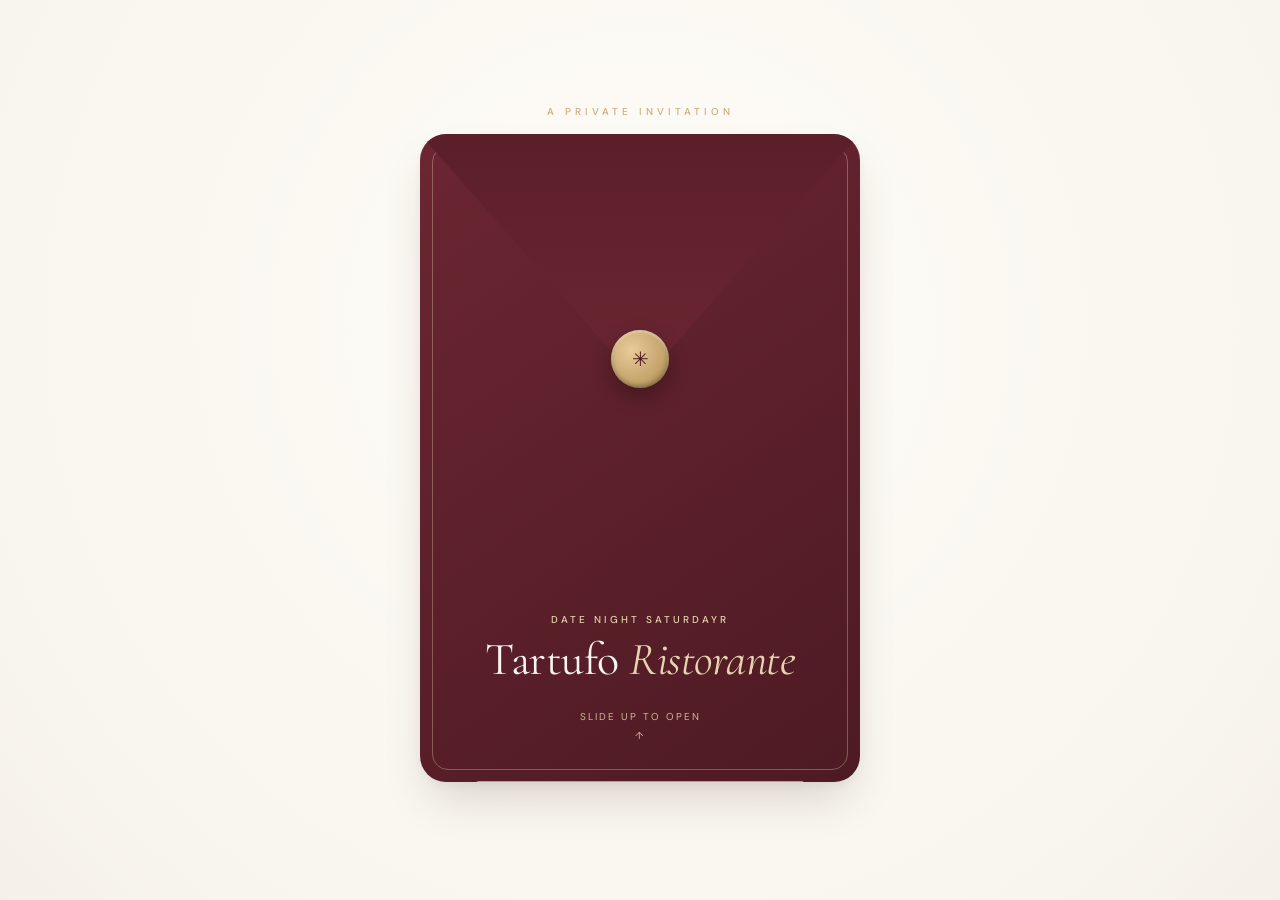
<file: kuya ob date invi/index.html>
<!DOCTYPE html>
<html lang="en">
<head>
  <meta charset="UTF-8">
  <meta name="viewport" content="width=device-width, initial-scale=1.0, viewport-fit=cover">
  <title>Tartufo Ristorante · A Date Invitation</title>
  <meta name="description" content="A little invitation for an date night together.">
  <meta name="theme-color" content="#f8f5ee">

  <link rel="preconnect" href="https://fonts.googleapis.com">
  <link rel="preconnect" href="https://fonts.gstatic.com" crossorigin>
  <link href="https://fonts.googleapis.com/css2?family=Cormorant+Garamond:ital,wght@0,400;0,500;0,600;1,400&family=DM+Sans:wght@400;500;600&display=swap" rel="stylesheet">

  <link rel="stylesheet" href="style.css">
</head>
<body>

  <div class="bg-glow"></div>

  <!-- Little botanical sprig reused on the folds -->
  <svg width="0" height="0" style="position:absolute" aria-hidden="true">
    <symbol id="sprig" viewBox="0 0 140 44">
      <path d="M6 22 Q70 19 134 22" stroke="#7d9876" fill="none" stroke-width="1.2"/>
      <g fill="#93ab8b">
        <ellipse cx="22" cy="21" rx="12" ry="3.2" transform="rotate(-16 22 21)"/>
        <ellipse cx="40" cy="14" rx="13" ry="3.2" transform="rotate(-30 40 14)"/>
        <ellipse cx="40" cy="28" rx="13" ry="3.2" transform="rotate(28 40 28)"/>
        <ellipse cx="118" cy="21" rx="12" ry="3.2" transform="rotate(16 118 21)"/>
        <ellipse cx="100" cy="14" rx="13" ry="3.2" transform="rotate(30 100 14)"/>
        <ellipse cx="100" cy="28" rx="13" ry="3.2" transform="rotate(-28 100 28)"/>
        <ellipse cx="58" cy="12" rx="9" ry="2.6" transform="rotate(-40 58 12)"/>
        <ellipse cx="82" cy="12" rx="9" ry="2.6" transform="rotate(40 82 12)"/>
      </g>
      <circle cx="70" cy="21" r="9.5" fill="#eaaab6"/>
      <circle cx="70" cy="21" r="5.5" fill="#f6d2d9"/>
      <circle cx="70" cy="21" r="2" fill="#c5a46d"/>
    </symbol>
  </svg>

  <main class="page">
    <div class="top-label">A private invitation</div>

    <div class="envelope-container" id="container">

      <!-- Envelope Frame -->
      <div class="envelope">
        <!-- 3D Unfolding Flap -->
        <div class="envelope-flap" id="flap"></div>

        <!-- Gold Wax Seal -->
        <div class="seal" id="seal">✳</div>

        <!-- Cover Text -->
        <div class="cover-info" id="coverInfo">
          <div class="cover-subtitle">Date Night Saturdayr</div>
          <h1>Tartufo <em>Ristorante</em></h1>
          <div class="slide-hint">
            <span>Slide up to open</span>
            <span>↑</span>
          </div>
        </div>
      </div>

      <!-- Pocket: clips the card while it is still tucked inside the envelope -->
      <div class="pocket" id="pocket">

        <!-- Z-fold card: three panels, each hinged to the bottom edge of the one above -->
        <div class="panel card" id="card" aria-label="Date itinerary" aria-hidden="true">

          <!-- Fold 1 · heading -->
          <div class="face front p1">
            <div class="content center">
              <svg class="sprig" viewBox="0 0 140 44"><use href="#sprig"/></svg>
              <div class="overline">The plan</div>
              <h2>Our Itinerary</h2>
              <div class="date-line" id="dateText">A DATE TO REMEMBER</div>
            </div>
          </div>
          <div class="face back"></div>

          <!-- Fold 2 · morning + lunch -->
          <div class="panel" id="panel2">
            <div class="face front p2">
              <div class="content schedule">
                <article class="stop">
                  <div class="time">10:00</div>
                  <div>
                    <div class="stop-type">01 · First stop</div>
                    <h3>Coffee &amp; a little walk</h3>
                    <p>A slow morning and somewhere nice to wander together.</p>
                  </div>
                </article>
                <article class="stop">
                  <div class="time">12:00</div>
                  <div>
                    <div class="stop-type">02 · Lunch</div>
                    <h3>Italian dining</h3>
                    <p>Good pasta, a lovely quiet table, and lunch together.</p>
                  </div>
                </article>
              </div>
            </div>
            <div class="face back"></div>

            <!-- Fold 3 · afternoon + note -->
            <div class="panel" id="panel3">
              <div class="face front p3">
                <div class="content schedule">
                  <article class="stop">
                    <div class="time">14:00</div>
                    <div>
                      <div class="stop-type">03 · Afterwards</div>
                      <h3>Unhurried moments</h3>
                      <p>A little stroll around the area before we call it a day.</p>
                    </div>
                  </article>
                  <div class="bottom-note">
                    <svg class="sprig sprig--small" viewBox="0 0 140 44"><use href="#sprig"/></svg>
                    Looking forward to spending time with you.
                  </div>
                </div>
              </div>
              <div class="face back"></div>
            </div>
          </div>

        </div>
      </div>

    </div>

    <div class="gesture-hint" id="gestureHint" aria-live="polite"></div>
  </main>

  <script src="script.js"></script>
</body>
</html>
</file>
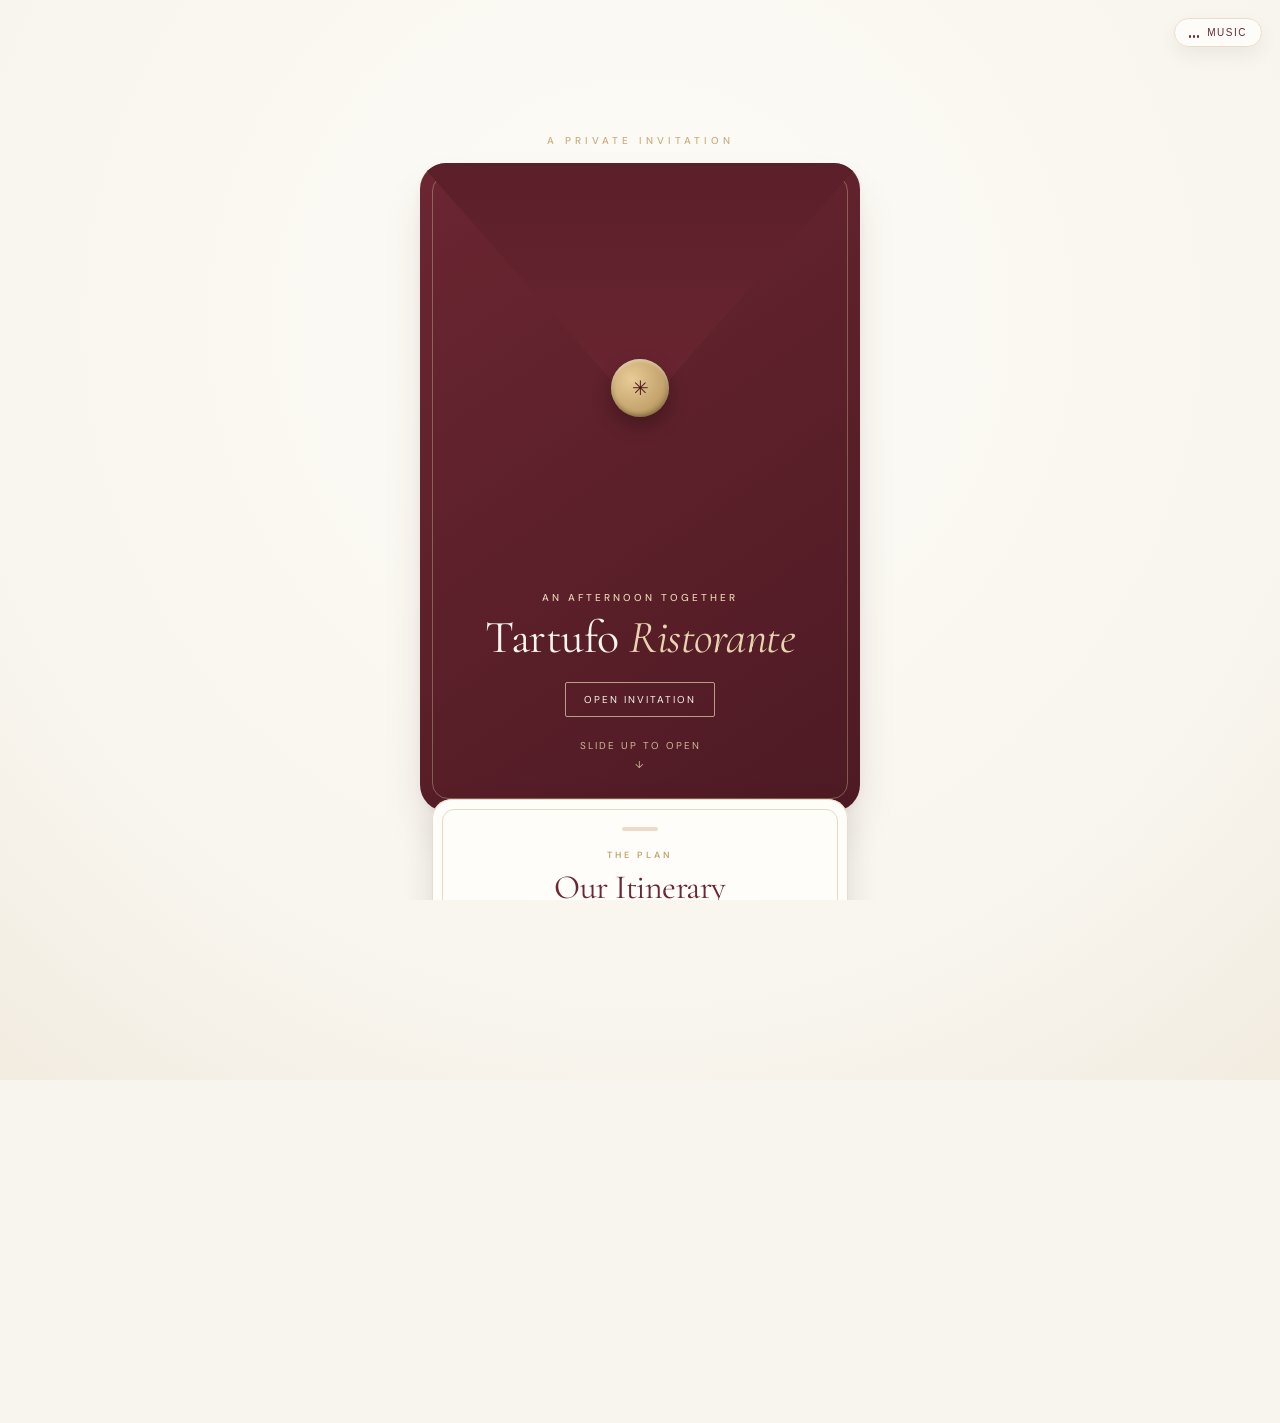
<file: kuya ob date invi/date.html>
<!DOCTYPE html>
<html lang="en">
<head>
  <meta charset="UTF-8">
  <meta name="viewport" content="width=device-width, initial-scale=1.0">
  <title>Tartufo Ristorante · A Date Invitation</title>
  <meta name="description" content="A little invitation for an afternoon together.">
  <meta name="theme-color" content="#f8f5ee">

  <link rel="preconnect" href="https://fonts.googleapis.com">
  <link rel="preconnect" href="https://fonts.gstatic.com" crossorigin>
  <link href="https://fonts.googleapis.com/css2?family=Cormorant+Garamond:ital,wght@0,400;0,500;0,600;1,400&family=DM+Sans:wght@400;500;600&display=swap" rel="stylesheet">

  <style>
    :root {
      --ivory: #f8f5ee;
      --paper: #fffdf9;
      --wine: #6b2632;
      --wine-dark: #4d1a23;
      --wine-soft: #853342;
      --gold: #c5a46d;
      --gold-light: #e6d3af;
      --ink: #2b231f;
      --muted: #857b70;
      --line: #ebdcc9;
      --shadow-color: rgba(65, 20, 28, 0.18);
    }

    * {
      box-sizing: border-box;
      -webkit-tap-highlight-color: transparent;
    }

    html, body {
      margin: 0;
      padding: 0;
      width: 100%;
      min-height: 100%;
      overflow-x: hidden;
      background: var(--ivory);
      color: var(--ink);
      font-family: "DM Sans", sans-serif;
    }

    body {
      display: flex;
      align-items: center;
      justify-content: center;
      min-height: 100vh;
      min-height: 100svh;
      padding: 68px 16px 24px;
    }

    /* Ambient Glow Background */
    .bg-glow {
      position: fixed;
      inset: -20%;
      background: radial-gradient(circle at 50% 40%, #fefcf7 0%, var(--ivory) 60%, #eee6d8 100%);
      z-index: 0;
    }

    .page {
      position: relative;
      width: 100%;
      max-width: 440px;
      min-height: calc(100svh - 92px);
      display: flex;
      flex-direction: column;
      align-items: center;
      justify-content: center;
      z-index: 1;
    }

    .top-label {
      text-align: center;
      color: var(--gold);
      font-size: 10px;
      letter-spacing: 4px;
      text-transform: uppercase;
      margin-bottom: 16px;
      font-weight: 500;
      opacity: 0.9;
    }

    /* Floating Sound Control */
    .music-control {
      position: fixed;
      top: 18px;
      right: 18px;
      background: rgba(255, 253, 249, 0.85);
      backdrop-filter: blur(12px);
      -webkit-backdrop-filter: blur(12px);
      border: 1px solid var(--line);
      color: var(--wine);
      padding: 8px 14px;
      border-radius: 30px;
      font-size: 10px;
      letter-spacing: 1.5px;
      text-transform: uppercase;
      cursor: pointer;
      display: flex;
      align-items: center;
      gap: 8px;
      box-shadow: 0 8px 20px rgba(0,0,0,0.06);
      z-index: 100;
      transition: transform 0.2s cubic-bezier(0.2, 0.8, 0.2, 1);
    }

    .music-control:active {
      transform: scale(0.95);
    }

    .bars {
      display: flex;
      align-items: flex-end;
      gap: 2px;
      height: 10px;
    }

    .bar {
      width: 2px;
      background: var(--wine);
      border-radius: 1px;
      height: 3px;
    }

    .music-control.playing .bar:nth-child(1) { animation: soundWave 1.2s infinite ease-in-out; }
    .music-control.playing .bar:nth-child(2) { animation: soundWave 0.8s infinite ease-in-out 0.2s; }
    .music-control.playing .bar:nth-child(3) { animation: soundWave 1.0s infinite ease-in-out 0.4s; }

    @keyframes soundWave {
      0%, 100% { height: 3px; }
      50% { height: 10px; }
    }

    /* Main Interactive Envelope Container */
    .envelope-container {
      position: relative;
      width: 100%;
      height: clamp(500px, 72svh, 680px);
      perspective: 1200px;
      touch-action: none;
      user-select: none;
    }

    /* Envelope Base Styling with Soft Edges */
    .envelope {
      position: absolute;
      inset: 0;
      background: linear-gradient(145deg, var(--wine) 0%, var(--wine-dark) 100%);
      border-radius: 26px;
      box-shadow: 
        0 24px 48px -12px var(--shadow-color),
        0 4px 12px rgba(0,0,0,0.05),
        inset 0 1px 1px rgba(255,255,255,0.15);
      overflow: hidden;
    }

    .envelope::before {
      content: "";
      position: absolute;
      inset: 12px;
      border: 1px solid rgba(230, 211, 175, 0.35);
      border-radius: 16px;
      pointer-events: none;
    }

    /* 3D Dynamic Envelope Flap */
    .envelope-flap {
      position: absolute;
      top: 0;
      left: 0;
      width: 100%;
      height: 250px;
      background: linear-gradient(180deg, #5b1f29 0%, var(--wine) 100%);
      clip-path: polygon(0 0, 100% 0, 50% 100%);
      transform-origin: top center;
      border-radius: 26px 26px 0 0;
      z-index: 4;
      will-change: transform;
      box-shadow: 0 4px 15px rgba(0,0,0,0.15);
    }

    /* Gold Wax Seal Button */
    .seal {
      position: absolute;
      top: 225px;
      left: 50%;
      transform: translate(-50%, -50%) scale(1);
      width: 58px;
      height: 58px;
      background: radial-gradient(circle at 35% 35%, #e8cb97 0%, var(--gold) 60%, #8e713d 100%);
      color: var(--wine-dark);
      border-radius: 50%;
      display: flex;
      align-items: center;
      justify-content: center;
      font-size: 20px;
      box-shadow: 
        0 8px 20px rgba(0,0,0,0.3),
        inset 0 2px 3px rgba(255,255,255,0.4),
        inset 0 -2px 4px rgba(0,0,0,0.3);
      z-index: 5;
      will-change: transform, opacity;
      cursor: grab;
    }

    /* Cover Info Text */
    .cover-info {
      position: absolute;
      bottom: 40px;
      left: 0;
      right: 0;
      text-align: center;
      color: var(--ivory);
      padding: 0 24px;
      z-index: 3;
      pointer-events: none;
      transition: opacity 0.3s ease;
    }

    .cover-subtitle {
      color: var(--gold-light);
      font-size: 10px;
      letter-spacing: 3px;
      text-transform: uppercase;
      margin-bottom: 12px;
      font-weight: 500;
    }

    .cover-info h1 {
      font-family: "Cormorant Garamond", serif;
      font-size: clamp(38px, 9vw, 46px);
      font-weight: 400;
      margin: 0;
      line-height: 0.95;
      letter-spacing: -0.5px;
    }

    .cover-info h1 em {
      font-style: italic;
      color: var(--gold-light);
    }

    .slide-hint {
      margin-top: 22px;
      color: var(--gold-light);
      font-size: 10px;
      letter-spacing: 2px;
      text-transform: uppercase;
      opacity: 0.85;
      display: flex;
      flex-direction: column;
      align-items: center;
      gap: 6px;
      animation: floatPulse 2s infinite ease-in-out;
    }

    @keyframes floatPulse {
      0%, 100% { transform: translateY(0); opacity: 0.7; }
      50% { transform: translateY(-5px); opacity: 1; }
    }

    /* Smooth Letter Card (Slides Up out of Envelope) */
    .card {
      position: absolute;
      inset: 12px 12px 12px 12px;
      background: var(--paper);
      border-radius: 20px;
      padding: 28px 24px;
      overflow-y: auto;
      z-index: 2;
      will-change: transform;
      box-shadow: 
        0 12px 32px rgba(0,0,0,0.12),
        inset 0 0 0 1px var(--line);
      -webkit-overflow-scrolling: touch;
      touch-action: pan-y;
    }

    .card::before {
      content: "";
      position: absolute;
      inset: 10px;
      border: 1px solid rgba(197, 164, 109, 0.4);
      border-radius: 12px;
      pointer-events: none;
    }

    .card-handle {
      width: 36px;
      height: 4px;
      background: var(--line);
      border-radius: 2px;
      margin: 0 auto 18px;
    }

    .itinerary-heading {
      text-align: center;
      margin-bottom: 24px;
    }

    .itinerary-heading .overline {
      color: var(--gold);
      text-transform: uppercase;
      font-size: 9px;
      letter-spacing: 3px;
      margin-bottom: 6px;
      font-weight: 600;
    }

    .itinerary-heading h2 {
      font-family: "Cormorant Garamond", serif;
      font-size: 34px;
      font-weight: 400;
      margin: 0;
      color: var(--wine);
      letter-spacing: -0.5px;
    }

    .date-line {
      color: var(--muted);
      font-size: 10px;
      margin-top: 6px;
      letter-spacing: 1.5px;
      text-transform: uppercase;
    }

    .schedule {
      border-top: 1px solid var(--line);
      border-bottom: 1px solid var(--line);
      margin-bottom: 22px;
    }

    .stop {
      padding: 0;
    }

    .stop + .stop {
      border-top: 1px solid var(--line);
    }

    .stop-summary {
      display: grid;
      grid-template-columns: 58px 1fr 16px;
      gap: 14px;
      align-items: center;
      padding: 14px 0;
      cursor: pointer;
      list-style: none;
    }

    .stop-summary::-webkit-details-marker {
      display: none;
    }

    .stop-summary::after {
      content: "+";
      color: var(--wine);
      font-size: 20px;
      text-align: center;
    }

    .stop[open] .stop-summary::after {
      content: "−";
    }

    .stop-content {
      padding: 0 0 14px 72px;
    }

    .time {
      font-family: "Cormorant Garamond", serif;
      color: var(--wine);
      font-size: 20px;
      font-weight: 500;
      padding-top: 2px;
    }

    .stop-type {
      color: var(--gold);
      text-transform: uppercase;
      letter-spacing: 2px;
      font-size: 8px;
      margin-bottom: 4px;
      font-weight: 600;
    }

    .stop h3 {
      font-family: "Cormorant Garamond", serif;
      font-size: 22px;
      line-height: 1.1;
      font-weight: 500;
      margin: 0 0 4px;
      color: var(--ink);
    }

    .stop p {
      color: var(--muted);
      font-size: 11.5px;
      line-height: 1.6;
      margin: 0;
    }

    .location {
      display: inline-block;
      margin-top: 8px;
      color: var(--wine);
      text-decoration: none;
      border-bottom: 1px solid var(--gold);
      padding-bottom: 1px;
      font-size: 10px;
      letter-spacing: 0.5px;
      font-weight: 500;
    }

    .bottom-note {
      text-align: center;
      color: var(--muted);
      font-family: "Cormorant Garamond", serif;
      font-size: 18px;
      font-style: italic;
      margin-bottom: 18px;
    }

    .close-button {
      display: block;
      width: 100%;
      background: transparent;
      border: 1px solid var(--line);
      color: var(--muted);
      padding: 12px;
      border-radius: 12px;
      font-size: 9px;
      letter-spacing: 2px;
      text-transform: uppercase;
      cursor: pointer;
      transition: all 0.2s ease;
    }

    .close-button:active {
      background: var(--wine);
      color: var(--ivory);
      border-color: var(--wine);
    }

    .open-button {
      margin-top: 22px;
      padding: 10px 18px;
      border: 1px solid rgba(230, 211, 175, 0.7);
      border-radius: 2px;
      background: transparent;
      color: var(--ivory);
      font: inherit;
      font-size: 10px;
      letter-spacing: 2px;
      text-transform: uppercase;
      cursor: pointer;
    }

    .open-button:hover,
    .open-button:focus-visible {
      background: rgba(255, 253, 249, 0.12);
    }

    button:focus-visible,
    a:focus-visible {
      outline: 2px solid var(--gold);
      outline-offset: 4px;
    }

    @media (max-height: 620px) {
      body {
        align-items: flex-start;
      }

      .page {
        min-height: auto;
      }

      .envelope-container {
        height: 500px;
      }
    }

    @media (prefers-reduced-motion: reduce) {
      *, *::before, *::after {
        scroll-behavior: auto !important;
        animation-duration: 0.01ms !important;
        animation-iteration-count: 1 !important;
      }
    }
  </style>
</head>
<body>

  <div class="bg-glow"></div>

  <!-- Music toggle button -->
  <button class="music-control" id="musicToggle" type="button" aria-label="Toggle background music">
    <div class="bars">
      <div class="bar"></div>
      <div class="bar"></div>
      <div class="bar"></div>
    </div>
    <span id="musicText">Music</span>
  </button>

  <main class="page">
    <div class="top-label">A private invitation</div>

    <div class="envelope-container" id="container">
      
      <!-- Envelope Frame -->
      <div class="envelope">
        <!-- 3D Unfolding Flap -->
        <div class="envelope-flap" id="flap"></div>

        <!-- Gold Wax Seal -->
        <div class="seal" id="seal">✳</div>

        <!-- Cover Text -->
        <div class="cover-info" id="coverInfo">
          <div class="cover-subtitle">An afternoon together</div>
          <h1>Tartufo <em>Ristorante</em></h1>
          <button class="open-button" id="openButton" type="button" aria-controls="card" aria-expanded="false">Open invitation</button>
          <div class="slide-hint">
            <span>Slide up to open</span>
            <span>↓</span>
          </div>
        </div>
      </div>

      <!-- Sliding Itinerary Letter Card -->
      <section class="card" id="card" aria-label="Date itinerary" inert>
        <div class="card-handle"></div>

        <header class="itinerary-heading">
          <div class="overline">The plan</div>
          <h2>Our Itinerary</h2>
          <div class="date-line" id="dateText">A DATE TO REMEMBER</div>
        </header>

        <div class="schedule">
          <details class="stop" name="itinerary" open>
            <summary class="stop-summary">
              <div class="time">10:00</div>
              <div>
                <div class="stop-type">01 · First stop</div>
                <h3>Coffee & a little walk</h3>
              </div>
            </summary>
            <div class="stop-content">
              <p>A slow morning and somewhere nice to wander together.</p>
              <a class="location" href="https://maps.google.com/?q=coffee+shop" target="_blank" rel="noopener noreferrer">View location ↗</a>
            </div>
          </details>

          <details class="stop" name="itinerary">
            <summary class="stop-summary">
              <div class="time">12:00</div>
              <div>
                <div class="stop-type">02 · Lunch</div>
                <h3>Italian dining</h3>
              </div>
            </summary>
            <div class="stop-content">
              <p>Good pasta, a lovely quiet table, and lunch together.</p>
              <a class="location" href="https://maps.google.com/?q=Italian+restaurant" target="_blank" rel="noopener noreferrer">View restaurant ↗</a>
            </div>
          </details>

          <details class="stop" name="itinerary">
            <summary class="stop-summary">
              <div class="time">14:00</div>
              <div>
                <div class="stop-type">03 · Afterwards</div>
                <h3>Unhurried moments</h3>
              </div>
            </summary>
            <div class="stop-content">
              <p>A little stroll around the area before we call it a day.</p>
            </div>
          </details>
        </div>

        <div class="bottom-note">Looking forward to spending time with you.</div>

        <button class="close-button" id="closeButton" type="button">
          Slide down to close
        </button>
      </section>

    </div>
  </main>

  <script>
    // --- PERSONALIZE YOUR DATE DETAILS ---
    const dateDetails = {
      date: "YOUR DATE HERE" // e.g. "SATURDAY, NOVEMBER 14TH"
    };

    document.getElementById("dateText").textContent = dateDetails.date;

    // DOM Elements
    const container = document.getElementById("container");
    const flap = document.getElementById("flap");
    const seal = document.getElementById("seal");
    const card = document.getElementById("card");
    const coverInfo = document.getElementById("coverInfo");
    const closeButton = document.getElementById("closeButton");
    const openButton = document.getElementById("openButton");
    const musicToggle = document.getElementById("musicToggle");
    const musicText = document.getElementById("musicText");

    // Gesture State Variables
    let progress = 0; // 0 = Closed, 1 = Fully Open
    let startY = 0;
    let currentY = 0;
    let isDragging = false;
    let dragProgressStart = 0;
    const dragDistance = 320; // Height pixel span for full open transition

    // --- WEB AUDIO SYNTHESIZED PIANO ENGINE ---
    let audioCtx = null;
    let isPlayingMusic = false;
    let musicInterval = null;

    function startBackgroundMusic() {
      if (isPlayingMusic) return;

      try {
        const AudioContext = window.AudioContext || window.webkitAudioContext;
        audioCtx = new AudioContext();

        // Warm chord frequencies
        const chords = [
          [261.63, 329.63, 392.00, 523.25], // C maj7
          [220.00, 261.63, 329.63, 440.00], // A min7
          [174.61, 220.00, 261.63, 349.23], // F maj7
          [196.00, 246.94, 293.66, 392.00]  // G maj
        ];

        let chordIdx = 0;

        function playChord() {
          if (!isPlayingMusic || !audioCtx) return;
          const notes = chords[chordIdx];
          chordIdx = (chordIdx + 1) % chords.length;

          notes.forEach((freq, i) => {
            setTimeout(() => {
              if (!isPlayingMusic || !audioCtx) return;
              const osc = audioCtx.createOscillator();
              const gain = audioCtx.createGain();

              osc.type = "sine";
              osc.frequency.setValueAtTime(freq, audioCtx.currentTime);

              // Soft acoustic attack & decay
              gain.gain.setValueAtTime(0, audioCtx.currentTime);
              gain.gain.linearRampToValueAtTime(0.035, audioCtx.currentTime + 0.3);
              gain.gain.exponentialRampToValueAtTime(0.0001, audioCtx.currentTime + 3.8);

              osc.connect(gain);
              gain.connect(audioCtx.destination);

              osc.start();
              osc.stop(audioCtx.currentTime + 4.0);
            }, i * 160);
          });
        }

        isPlayingMusic = true;
        musicToggle.classList.add("playing");
        musicText.textContent = "Playing";

        playChord();
        musicInterval = setInterval(playChord, 4600);

      } catch (e) {
        console.log("Audio Context not allowed", e);
      }
    }

    function toggleMusic(e) {
      if (e) e.stopPropagation();
      if (isPlayingMusic) {
        isPlayingMusic = false;
        clearInterval(musicInterval);
        if (audioCtx) audioCtx.suspend();
        musicToggle.classList.remove("playing");
        musicText.textContent = "Sound";
      } else {
        if (audioCtx) {
          audioCtx.resume();
          isPlayingMusic = true;
          musicToggle.classList.add("playing");
          musicText.textContent = "Playing";
        } else {
          startBackgroundMusic();
        }
      }
    }

    musicToggle.addEventListener("click", toggleMusic);

    // --- 1-TO-1 VISUAL RENDER ENGINE ---
    function render() {
      // Clamp progress between 0 and 1
      progress = Math.max(0, Math.min(1, progress));

      // 1. Envelope Flap: Unfolds cleanly from 0deg to 180deg
      const flapAngle = progress * 180;
      flap.style.transform = `rotateX(${flapAngle}deg)`;
      flap.style.zIndex = progress > 0.4 ? "1" : "4";

      // 2. Wax Seal: Scale down & fade seamlessly as flap unfolds
      const sealScale = Math.max(0, 1 - progress * 2.2);
      const sealOpacity = Math.max(0, 1 - progress * 2);
      seal.style.transform = `translate(-50%, -50%) scale(${sealScale})`;
      seal.style.opacity = sealOpacity;

      // 3. Front Text: Fade out immediately upon drag
      coverInfo.style.opacity = Math.max(0, 1 - progress * 2.5);

      // 4. Letter Card: Slides up 1-to-1 with finger movement
      const cardY = (1 - progress) * 100; // 100% (hidden inside) down to 0% (revealed)
      card.style.transform = `translateY(${cardY}%)`;
      card.style.zIndex = progress > 0.4 ? "5" : "2";

      // Toggle card scrollability only when fully opened
      card.style.overflowY = progress >= 0.95 ? "auto" : "hidden";
      card.inert = progress < 0.95;
      openButton.setAttribute("aria-expanded", String(progress >= 0.95));
      coverInfo.style.pointerEvents = progress === 0 ? "auto" : "none";
    }

    // Initialize Card Closed
    render();

    // --- DIRECT 1:1 POINTER & TOUCH GESTURE TRACKING ---
    function onPointerDown(e) {
      if (e.target.closest("button, a, summary")) return;

      // Prevent drag initiation if scrolling inside the opened letter card
      if (progress >= 0.95 && card.scrollTop > 5 && e.target.closest('#card')) {
        return;
      }

      isDragging = true;
      startY = e.clientY || (e.touches && e.touches[0].clientY);
      dragProgressStart = progress;

      // Disable CSS transitions during active 1:1 finger tracking
      flap.style.transition = "none";
      seal.style.transition = "none";
      card.style.transition = "none";
      coverInfo.style.transition = "none";

      if (container.setPointerCapture && e.pointerId) {
        container.setPointerCapture(e.pointerId);
      }

    }

    function onPointerMove(e) {
      if (!isDragging) return;

      currentY = e.clientY || (e.touches && e.touches[0].clientY);
      const deltaY = startY - currentY; // Upward swipe is positive

      // Calculate exact 1:1 progress position
      progress = dragProgressStart + (deltaY / dragDistance);
      render();
    }

    function onPointerUp(e) {
      if (!isDragging) return;
      isDragging = false;

      // Re-enable smooth transitions for release snapping
      const snapTiming = "transform 0.45s cubic-bezier(0.16, 1, 0.3, 1), opacity 0.3s ease";
      flap.style.transition = snapTiming;
      seal.style.transition = snapTiming;
      card.style.transition = snapTiming;
      coverInfo.style.transition = "opacity 0.3s ease";

      // Snap Open if dragged > 35%, else Snap Closed
      if (progress > 0.35) {
        progress = 1;
      } else {
        progress = 0;
      }

      render();
    }

    // Attach Pointer Event Listeners
    container.addEventListener("pointerdown", onPointerDown);
    container.addEventListener("pointermove", onPointerMove);
    container.addEventListener("pointerup", onPointerUp);
    container.addEventListener("pointercancel", onPointerUp);

    openButton.addEventListener("click", (e) => {
      e.stopPropagation();
      const snapTiming = "transform 0.45s cubic-bezier(0.16, 1, 0.3, 1), opacity 0.3s ease";
      flap.style.transition = snapTiming;
      seal.style.transition = snapTiming;
      card.style.transition = snapTiming;
      coverInfo.style.transition = "opacity 0.3s ease";
      progress = 1;
      render();
    });

    // Close Button Helper
    closeButton.addEventListener("click", (e) => {
      e.stopPropagation();
      const snapTiming = "transform 0.5s cubic-bezier(0.16, 1, 0.3, 1), opacity 0.3s ease";
      flap.style.transition = snapTiming;
      seal.style.transition = snapTiming;
      card.style.transition = snapTiming;
      coverInfo.style.transition = "opacity 0.3s ease";

      progress = 0;
      render();
    });
  </script>
</body>
</html>
</file>
<file: kuya ob date invi/style.css>
:root {
  --ivory: #f8f5ee;
  --paper: #fcf8f0;
  --wine: #6b2632;
  --wine-dark: #4d1a23;
  --wine-soft: #853342;
  --gold: #c5a46d;
  --gold-light: #e6d3af;
  --ink: #2b231f;
  --muted: #857b70;
  --line: #ebdcc9;
  --shadow-color: rgba(65, 20, 28, 0.18);
  --blush: #f3d9dd;

  /* paper grain */
  --grain: url("data:image/svg+xml;utf8,%3Csvg xmlns='http://www.w3.org/2000/svg' width='120' height='120'%3E%3Cfilter id='n'%3E%3CfeTurbulence type='fractalNoise' baseFrequency='.9' numOctaves='2'/%3E%3CfeColorMatrix values='0 0 0 0 .35 0 0 0 0 .28 0 0 0 0 .22 0 0 0 .09 0'/%3E%3C/filter%3E%3Crect width='100%25' height='100%25' filter='url(%23n)'/%3E%3C/svg%3E");

  /* long horizontal paper fibres */
  --fibre: url("data:image/svg+xml;utf8,%3Csvg xmlns='http://www.w3.org/2000/svg' width='200' height='200'%3E%3Cfilter id='f'%3E%3CfeTurbulence type='fractalNoise' baseFrequency='.012 .6' numOctaves='3' seed='4'/%3E%3CfeColorMatrix values='0 0 0 0 .45 0 0 0 0 .35 0 0 0 0 .25 0 0 0 .10 0'/%3E%3C/filter%3E%3Crect width='100%25' height='100%25' filter='url(%23f)'/%3E%3C/svg%3E");

  /* soft light from the top-left, like a lamp over a desk */
  --sheen: linear-gradient(115deg, rgba(255, 255, 255, 0.45), rgba(255, 255, 255, 0) 45%, rgba(120, 90, 60, 0.05));

  /* fold ridge: a dark line + soft falloff under the crease, a bright lip above it */
  --crease-top: linear-gradient(rgba(70, 45, 35, 0.30), rgba(70, 45, 35, 0) 1.5px),
                linear-gradient(rgba(70, 45, 35, 0.16), rgba(70, 45, 35, 0) 10px);
  --crease-bottom: linear-gradient(to top, rgba(255, 255, 255, 0.85), rgba(255, 255, 255, 0) 2px),
                   linear-gradient(to top, rgba(70, 45, 35, 0.05), rgba(70, 45, 35, 0) 12px);
}

* {
  box-sizing: border-box;
  -webkit-tap-highlight-color: transparent;
}

html, body {
  margin: 0;
  padding: 0;
  width: 100%;
  min-height: 100%;
  overflow-x: hidden;
  overscroll-behavior: none;
  background: var(--ivory);
  color: var(--ink);
  font-family: "DM Sans", sans-serif;
}

body {
  display: flex;
  align-items: center;
  justify-content: center;
  min-height: 100vh;
  min-height: 100svh;
  padding: 40px 16px 24px;
}

/* Ambient Glow Background */
.bg-glow {
  position: fixed;
  inset: -20%;
  background: radial-gradient(circle at 50% 40%, #fefcf7 0%, var(--ivory) 60%, #eee6d8 100%);
  z-index: 0;
}

.page {
  position: relative;
  width: 100%;
  max-width: 440px;
  display: flex;
  flex-direction: column;
  align-items: center;
  justify-content: center;
  z-index: 1;
}

.top-label {
  text-align: center;
  color: var(--gold);
  font-size: 10px;
  letter-spacing: 4px;
  text-transform: uppercase;
  margin-bottom: 16px;
  font-weight: 500;
  opacity: 0.9;
}

.gesture-hint {
  margin-top: 16px;
  min-height: 14px;
  color: var(--gold);
  font-size: 10px;
  letter-spacing: 3px;
  text-transform: uppercase;
  font-weight: 500;
  opacity: 0;
  transition: opacity 0.4s ease;
  pointer-events: none;
}

.gesture-hint.show { opacity: 0.9; }

/* Main Interactive Envelope Container */
.envelope-container {
  position: relative;
  width: 100%;
  height: clamp(500px, 72svh, 680px);
  perspective: 1200px;
  touch-action: none;
  user-select: none;
  -webkit-user-select: none;
}

/* Envelope Base Styling with Soft Edges */
.envelope {
  position: absolute;
  inset: 0;
  background: linear-gradient(145deg, var(--wine) 0%, var(--wine-dark) 100%);
  border-radius: 26px;
  box-shadow:
    0 24px 48px -12px var(--shadow-color),
    0 4px 12px rgba(0,0,0,0.05),
    inset 0 1px 1px rgba(255,255,255,0.15);
  overflow: hidden;
}

.envelope::before {
  content: "";
  position: absolute;
  inset: 12px;
  border: 1px solid rgba(230, 211, 175, 0.35);
  border-radius: 16px;
  pointer-events: none;
}

/* 3D Dynamic Envelope Flap */
.envelope-flap {
  position: absolute;
  top: 0;
  left: 0;
  width: 100%;
  height: 250px;
  background: linear-gradient(180deg, #5b1f29 0%, var(--wine) 100%);
  clip-path: polygon(0 0, 100% 0, 50% 100%);
  transform-origin: top center;
  border-radius: 26px 26px 0 0;
  z-index: 4;
  will-change: transform;
  box-shadow: 0 4px 15px rgba(0,0,0,0.15);
}

/* Gold Wax Seal */
.seal {
  position: absolute;
  top: 225px;
  left: 50%;
  transform: translate(-50%, -50%) scale(1);
  width: 58px;
  height: 58px;
  background: radial-gradient(circle at 35% 35%, #e8cb97 0%, var(--gold) 60%, #8e713d 100%);
  color: var(--wine-dark);
  border-radius: 50%;
  display: flex;
  align-items: center;
  justify-content: center;
  font-size: 20px;
  box-shadow:
    0 8px 20px rgba(0,0,0,0.3),
    inset 0 2px 3px rgba(255,255,255,0.4),
    inset 0 -2px 4px rgba(0,0,0,0.3);
  z-index: 5;
  will-change: transform, opacity;
}

/* Cover Info Text */
.cover-info {
  position: absolute;
  bottom: 40px;
  left: 0;
  right: 0;
  text-align: center;
  color: var(--ivory);
  padding: 0 24px;
  z-index: 3;
  pointer-events: none;
}

.cover-subtitle {
  color: var(--gold-light);
  font-size: 10px;
  letter-spacing: 3px;
  text-transform: uppercase;
  margin-bottom: 12px;
  font-weight: 500;
}

.cover-info h1 {
  font-family: "Cormorant Garamond", serif;
  font-size: clamp(38px, 9vw, 46px);
  font-weight: 400;
  margin: 0;
  line-height: 0.95;
  letter-spacing: -0.5px;
}

.cover-info h1 em {
  font-style: italic;
  color: var(--gold-light);
}

.slide-hint {
  margin-top: 28px;
  color: var(--gold-light);
  font-size: 10px;
  letter-spacing: 2px;
  text-transform: uppercase;
  opacity: 0.85;
  display: flex;
  flex-direction: column;
  align-items: center;
  gap: 6px;
  animation: floatPulse 2s infinite ease-in-out;
}

@keyframes floatPulse {
  0%, 100% { transform: translateY(0); opacity: 0.7; }
  50% { transform: translateY(-5px); opacity: 1; }
}

/* ================= Z-FOLD CARD ================= */

/* Clips the card until it has risen out of the envelope */
.pocket {
  position: absolute;
  inset: 0;
  border-radius: 26px;
  overflow: hidden;
  perspective: 1500px;
  perspective-origin: 50% 0%;
  z-index: 2;
  pointer-events: none;
}

/* Every panel hangs off the bottom edge of the one above it */
.panel {
  position: absolute;
  left: 0;
  top: 100%;
  width: 100%;
  height: 200px;               /* keep in sync with CARD_H in script.js */
  transform-origin: top center;
  transform-style: preserve-3d;
  will-change: transform;
}

.card {
  top: 0;
  left: 50%;
  width: 320px;                /* keep in sync with CARD_W in script.js */
  margin-left: -160px;
}

.face {
  position: absolute;
  inset: 0;
  border-radius: 3px;
  backface-visibility: hidden;
  -webkit-backface-visibility: hidden;
}

.front {
  box-shadow:
    0 0 0 0.5px rgba(110, 90, 70, 0.22),        /* hairline paper edge */
    inset 0 0 0 1px rgba(255, 255, 255, 0.6),   /* lit edge of the sheet */
    0 1px 2px rgba(60, 30, 25, 0.14),
    0 3px 6px -3px rgba(60, 30, 25, 0.16);
}

/* Gold hairline frame, as on the original card */
.front::before {
  content: "";
  position: absolute;
  inset: 8px;
  border: 1px solid rgba(197, 164, 109, 0.4);
  border-radius: 6px;
  pointer-events: none;
}

/* Darkens while a fold is turning */
.front::after {
  content: "";
  position: absolute;
  inset: 0;
  border-radius: 3px;
  background: #2a0f16;
  opacity: var(--shade, 0);
  pointer-events: none;
}

/* Panel surfaces: fibres + grain + light, with a fold ridge between panels */
.p1 {
  background:
    var(--crease-bottom),
    var(--sheen),
    var(--grain),
    var(--fibre),
    var(--paper);
}

/* Middle panel sits slightly cooler and greyer, like in the photo */
.p2 {
  background:
    var(--crease-top),
    var(--crease-bottom),
    var(--sheen),
    var(--grain),
    var(--fibre),
    linear-gradient(to bottom, rgba(130, 120, 115, 0.13), rgba(130, 120, 115, 0) 70%),
    var(--paper);
}

/* Last panel fades to blush */
.p3 {
  background:
    var(--crease-top),
    var(--sheen),
    var(--grain),
    var(--fibre),
    linear-gradient(to bottom, var(--paper) 35%, var(--blush) 100%),
    var(--paper);
}

.back {
  transform: rotateX(180deg);
  background:
    var(--grain),
    var(--fibre),
    repeating-linear-gradient(0deg, rgba(197, 164, 109, 0.12) 0 1px, transparent 1px 7px),
    #eee4d3;
}

.content {
  position: absolute;
  inset: 0;
  padding: 18px 26px;
  display: flex;
  flex-direction: column;
  justify-content: center;
}

.content.center { align-items: center; text-align: center; }

.sprig { width: 128px; height: 40px; margin-bottom: 6px; }
.sprig--small { display: block; width: 84px; height: 26px; margin: 0 auto 6px; }

.overline {
  color: var(--gold);
  text-transform: uppercase;
  font-size: 9px;
  letter-spacing: 3px;
  margin-bottom: 6px;
  font-weight: 600;
}

.content h2 {
  font-family: "Cormorant Garamond", serif;
  font-size: 38px;
  font-weight: 400;
  margin: 0;
  color: var(--wine);
  letter-spacing: -0.5px;
  line-height: 1;
}

.date-line {
  color: var(--muted);
  font-size: 10px;
  margin-top: 10px;
  letter-spacing: 1.5px;
  text-transform: uppercase;
}

.schedule { justify-content: center; }

.stop {
  display: grid;
  grid-template-columns: 50px 1fr;
  gap: 12px;
  padding: 11px 0;
  align-items: start;
}

.stop + .stop { border-top: 1px solid var(--line); }

.time {
  font-family: "Cormorant Garamond", serif;
  color: var(--wine);
  font-size: 20px;
  font-weight: 500;
  padding-top: 1px;
}

.stop-type {
  color: var(--gold);
  text-transform: uppercase;
  letter-spacing: 2px;
  font-size: 8px;
  margin-bottom: 3px;
  font-weight: 600;
}

.stop h3 {
  font-family: "Cormorant Garamond", serif;
  font-size: 21px;
  line-height: 1.1;
  font-weight: 500;
  margin: 0 0 3px;
  color: var(--ink);
}

.stop p {
  color: var(--muted);
  font-size: 11px;
  line-height: 1.5;
  margin: 0;
}

.bottom-note {
  text-align: center;
  color: var(--muted);
  font-family: "Cormorant Garamond", serif;
  font-size: 17px;
  line-height: 1.2;
  font-style: italic;
  border-top: 1px solid var(--line);
  padding-top: 10px;
}

@media (max-height: 620px) {
  body { align-items: flex-start; }
  .envelope-container { height: 500px; }
}

@media (prefers-reduced-motion: reduce) {
  *, *::before, *::after {
    scroll-behavior: auto !important;
    animation-duration: 0.01ms !important;
    animation-iteration-count: 1 !important;
  }
}
</file>
